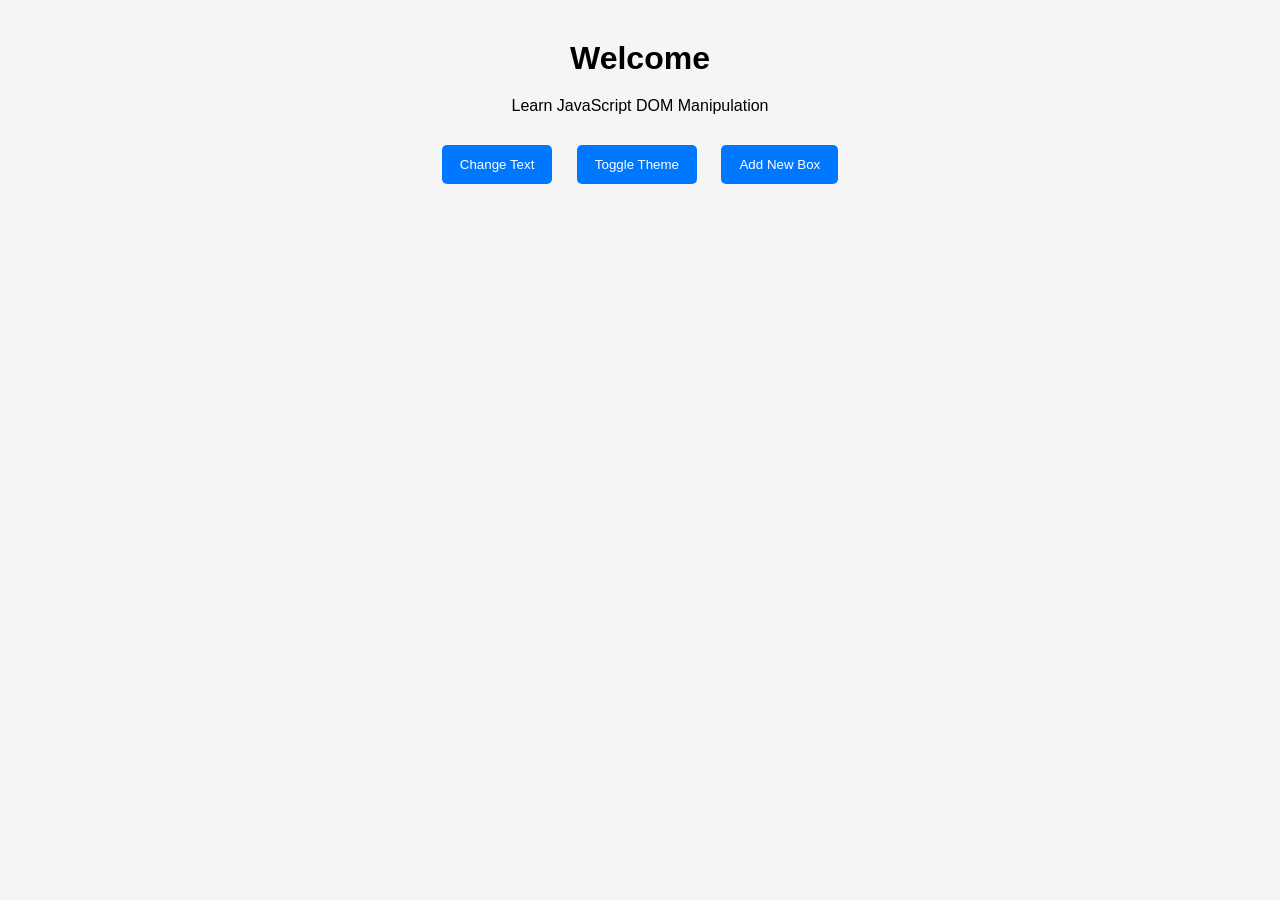
<file: 497_DOMmanipulation/index.html>
<!DOCTYPE html>
<html lang="en">
<head>
    <meta charset="UTF-8">
    <meta name="viewport" content="width=device-width, initial-scale=1.0">
    <title>DOM Manipulation Practice</title>

    <link rel="stylesheet" href="indexstyle.css">
</head>
<body>

    <div class="container">

        <h1 id="heading">Welcome</h1>

        <p class="description">
            Learn JavaScript DOM Manipulation
        </p>

        <button id="changeText">
            Change Text
        </button>

        <button id="toggleTheme">
            Toggle Theme
        </button>

        <button id="addBox">
            Add New Box
        </button>

        <div id="boxContainer">

        </div>

    </div>

<script src="script.js"></script>

</body>
</html>
</file>
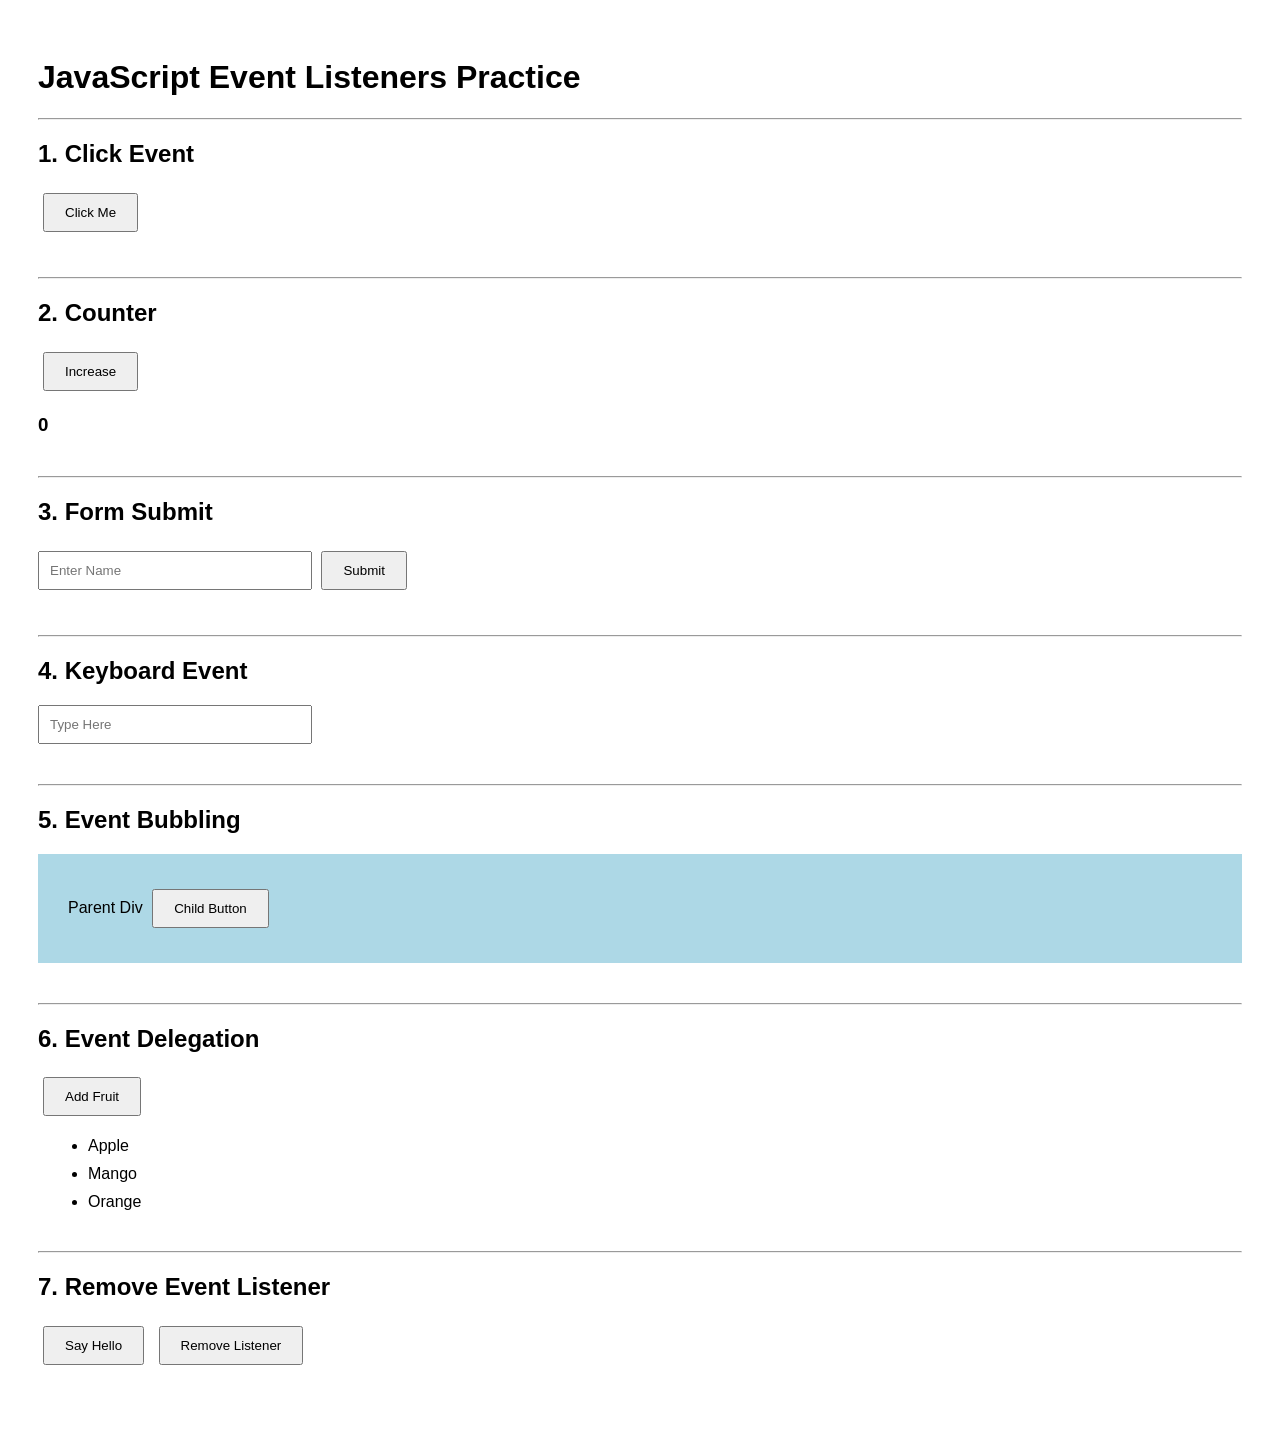
<file: 498_EventListeners/index.html>
<!DOCTYPE html>
<html lang="en">

<head>
    <meta charset="UTF-8">
    <meta name="viewport" content="width=device-width, initial-scale=1.0">
    <title>JavaScript Event Listeners Practice</title>
    <link rel="stylesheet" href="style.css">
</head>

<body>

    <h1>JavaScript Event Listeners Practice</h1>

    <hr>

    <!-- CLICK EVENT -->

    <section>

        <h2>1. Click Event</h2>

        <button id="clickBtn">Click Me</button>

        <p id="clickResult"></p>

    </section>

    <hr>

    <!-- COUNTER -->

    <section>

        <h2>2. Counter</h2>

        <button id="increaseBtn">Increase</button>

        <h3 id="count">0</h3>

    </section>

    <hr>

    <!-- SUBMIT EVENT -->

    <section>

        <h2>3. Form Submit</h2>

        <form id="myForm">

            <input
                type="text"
                id="name"
                placeholder="Enter Name">

            <button>Submit</button>

        </form>

        <p id="formResult"></p>

    </section>

    <hr>

    <!-- KEYDOWN -->

    <section>

        <h2>4. Keyboard Event</h2>

        <input
            type="text"
            id="keyboardInput"
            placeholder="Type Here">

        <p id="keyResult"></p>

    </section>

    <hr>

    <!-- EVENT BUBBLING -->

    <section>

        <h2>5. Event Bubbling</h2>

        <div id="parent">

            Parent Div

            <button id="childBtn">

                Child Button

            </button>

        </div>

    </section>

    <hr>

    <!-- EVENT DELEGATION -->

    <section>

        <h2>6. Event Delegation</h2>

        <button id="addFruit">

            Add Fruit

        </button>

        <ul id="fruitList">

            <li>Apple</li>

            <li>Mango</li>

            <li>Orange</li>

        </ul>

    </section>

    <hr>

    <!-- REMOVE EVENT -->

    <section>

        <h2>7. Remove Event Listener</h2>

        <button id="helloBtn">

            Say Hello

        </button>

        <button id="removeBtn">

            Remove Listener

        </button>

    </section>

    <script src="script.js"></script>

</body>

</html>
</file>
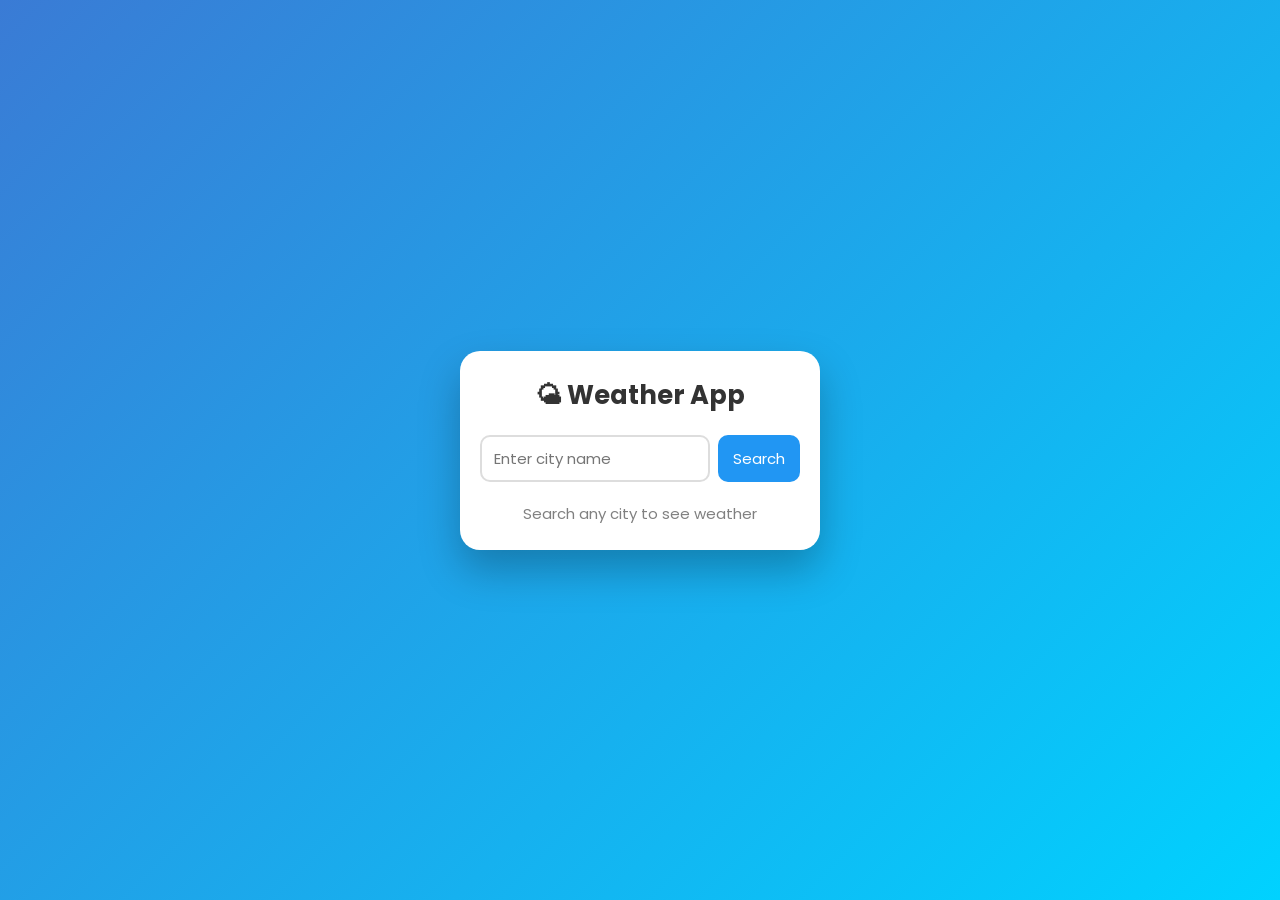
<file: 501_502_Project_WeatherApi/index.html>
<!DOCTYPE html>
<html lang="en">
<head>
    <meta charset="UTF-8">
    <meta name="viewport" content="width=device-width, initial-scale=1.0">
    <title>Weather App</title>

    <link rel="stylesheet" href="style.css">

    <!-- Google Font -->
    <link href="https://fonts.googleapis.com/css2?family=Poppins:wght@300;500;700&display=swap" rel="stylesheet">
</head>
<body>

<div class="container">

    <div class="card">

        <h1>🌤 Weather App</h1>

        <div class="search-box">

            <input
                type="text"
                id="cityInput"
                placeholder="Enter city name">

            <button id="searchBtn">
                Search
            </button>

        </div>

        <div id="weather">

            <p class="message">
                Search any city to see weather
            </p>

        </div>

    </div>

</div>

<script src="script.js"></script>

</body>
</html>
</file>
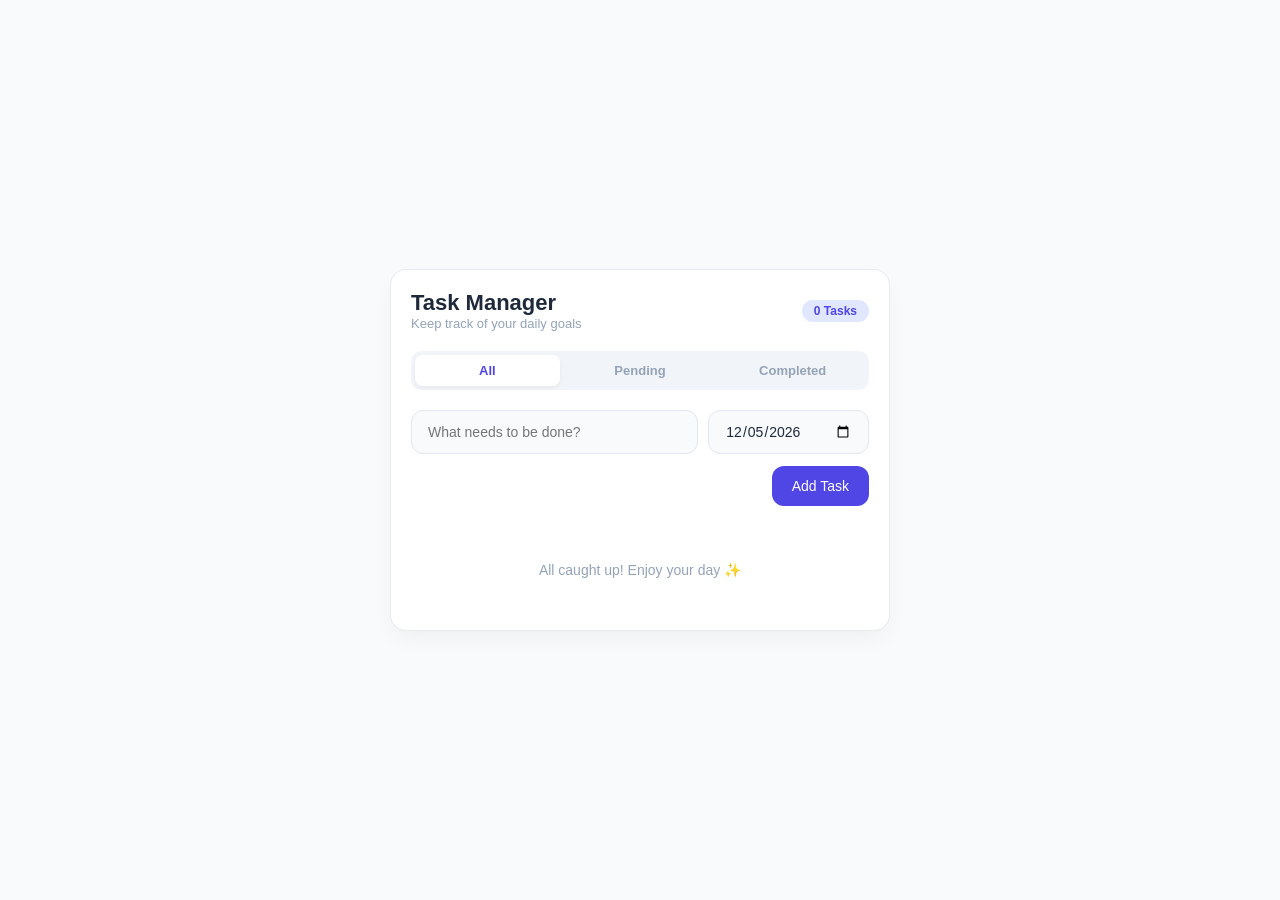
<file: 504_505_Project_ToDoApp/index.html>
<!DOCTYPE html>
<html lang="en">
<head>
    <meta charset="UTF-8">
    <meta name="viewport" content="width=device-width, initial-scale=1.0">
    <title>Responsive To-Do App with Dates</title>
    <link rel="stylesheet" href="style.css">
</head>
<body>

    <div class="todo-card">
        <div class="todo-header">
            <div>
                <h1>Task Manager</h1>
                <p>Keep track of your daily goals</p>
            </div>
            <span id="task-count" class="badge">0 Tasks</span>
        </div>

        
        <div class="filter-container">
            <button class="btn-filter active" data-filter="all">All</button>
            <button class="btn-filter" data-filter="pending">Pending</button>
            <button class="btn-filter" data-filter="completed">Completed</button>
        </div>

        <form id="todo-form">
            <div class="form-inputs">
                <input 
                    type="text" 
                    id="todo-input" 
                    placeholder="What needs to be done?" 
                    required
                >
                <input 
                    type="date" 
                    id="todo-date" 
                    required
                >
            </div>
            <button type="submit" class="btn-add">Add Task</button>
        </form>

        <div class="list-container">
            <ul id="todo-list">
            </ul>
            
            <div id="empty-state" class="empty-state hidden">
                <p>All caught up! Enjoy your day ✨</p>
            </div>
        </div>
    </div>

    <script src="script.js"></script>
</body>
</html>
</file>
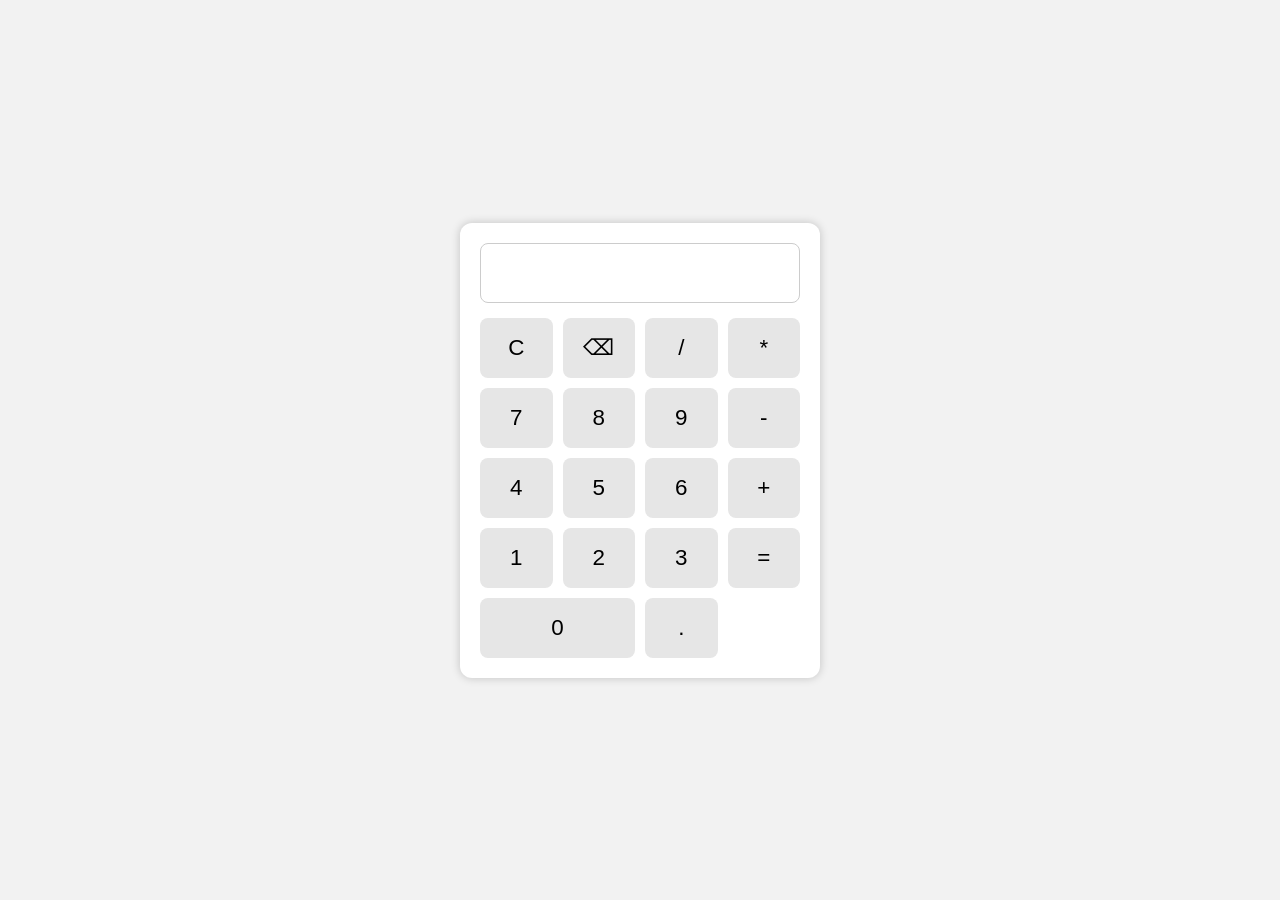
<file: 506_Project_Calculator/index.html>
<!DOCTYPE html>
<html lang="en">
<head>
    <meta charset="UTF-8">
    <meta name="viewport" content="width=device-width, initial-scale=1.0">
    <title>Calculator</title>
    <link rel="stylesheet" href="style.css">
</head>
<body>

<div class="calculator">

    <input type="text" id="display" readonly>

    <div class="buttons">

        <button>C</button>
        <button>⌫</button>
        <button>/</button>
        <button>*</button>

        <button>7</button>
        <button>8</button>
        <button>9</button>
        <button>-</button>

        <button>4</button>
        <button>5</button>
        <button>6</button>
        <button>+</button>

        <button>1</button>
        <button>2</button>
        <button>3</button>
        <button>=</button>

        <button class="zero">0</button>
        <button>.</button>

    </div>

</div>

<script src="script.js"></script>

</body>
</html>
</file>
<file: 497_DOMmanipulation/indexstyle.css>
*{
    margin:0;
    padding:0;
    box-sizing:border-box;
}

body{

    font-family:Arial;
    background:#f5f5f5;
    transition:.4s;
}

.container{

    width:80%;
    margin:40px auto;
    text-align:center;
}

h1{

    margin-bottom:20px;
}

p{

    margin-bottom:20px;
}

button{

    padding:12px 18px;
    margin:10px;
    cursor:pointer;
    border:none;
    background:#0077ff;
    color:white;
    border-radius:5px;
}

button:hover{

    background:#005fd4;
}

.dark{

    background:#222;
    color:white;
}

.box{

    width:180px;
    height:100px;
    background:tomato;
    color:white;
    display:flex;
    justify-content:center;
    align-items:center;
    margin:20px auto;
    border-radius:8px;
    font-size:20px;
}
</file>
<file: 498_EventListeners/style.css>
body{

font-family:Arial;

padding:30px;

}

section{

margin-bottom:40px;

}

button{

padding:10px 20px;

cursor:pointer;

margin:5px;

}

input{

padding:10px;

width:250px;

}

#parent{

background:lightblue;

padding:30px;

}

li{

cursor:pointer;

margin:10px;

}
</file>
<file: 501_502_Project_WeatherApi/style.css>
/* *{
    margin:0;
    padding:0;
    box-sizing:border-box;
    font-family:Poppins,sans-serif;
}

body{

    height:100vh;

    display:flex;

    justify-content:center;

    align-items:center;

    background:linear-gradient(135deg,#3a7bd5,#00d2ff);

}

.container{

    width:100%;

    display:flex;

    justify-content:center;

}

.card{

    width:400px;

    background:white;

    border-radius:20px;

    padding:30px;

    box-shadow:0 20px 40px rgba(0,0,0,.25);

    text-align:center;

}

.card h1{

    margin-bottom:25px;

    color:#333;

}

.search-box{

    display:flex;

    gap:10px;

    margin-bottom:25px;

}

.search-box input{

    flex:1;

    padding:12px;

    border:2px solid #ddd;

    border-radius:10px;

    outline:none;

    font-size:16px;

}

.search-box input:focus{

    border-color:#2196f3;

}

.search-box button{

    background:#2196f3;

    color:white;

    border:none;

    padding:12px 18px;

    border-radius:10px;

    cursor:pointer;

    transition:.3s;

}

.search-box button:hover{

    background:#0d8bf2;

}

.weather-icon{

    width:120px;

}

.temp{

    font-size:50px;

    font-weight:bold;

    color:#222;

}

.city{

    font-size:30px;

    margin-top:10px;

}

.description{

    color:#666;

    margin-bottom:20px;

    text-transform:capitalize;

}

.info{

    display:flex;

    justify-content:space-around;

    margin-top:20px;

}

.info div{

    background:#f5f5f5;

    padding:12px;

    border-radius:10px;

    width:45%;

}

.message{

    color:gray;

} */


*{
    margin: 0;
    padding: 0;
    box-sizing: border-box;
    font-family: 'Poppins', sans-serif;
}

html, body {
    height: 100%;
    background: linear-gradient(135deg, #3a7bd5, #00d2ff);
}

body {
    /* Flexbox ki alignment ko chora taaki scroll bar browser automatically handles kare */
    display: block; 
    overflow-y: auto; /* Forcefully scrollbar enable karega agar content screen se bada ho */
    padding: 20px 15px;
}

.container {
    width: 100%;
    min-height: 100%; /* Puri screen ki height cover karega */
    display: flex;
    justify-content: center;
    align-items: center; /* Desktop par center rakhega */
}

.card {
    width: 100%;
    max-width: 360px;
    background: white;
    border-radius: 20px;
    padding: 25px 20px;
    box-shadow: 0 20px 40px rgba(0,0,0,.25);
    text-align: center;
    /* Yeh magic property choti screens par card ko top se cut nahi hone degi aur scroll chalayegi */
    margin: auto 0; 
}

.card h1 {
    margin-bottom: 20px;
    color: #333;
    font-size: clamp(1.3rem, 5vw, 1.6rem);
}

.search-box {
    display: flex;
    gap: 8px;
    margin-bottom: 20px;
}

.search-box input {
    flex: 1;
    min-width: 0;
    padding: 10px 12px;
    border: 2px solid #ddd;
    border-radius: 10px;
    outline: none;
    font-size: 15px;
}

.search-box input:focus {
    border-color: #2196f3;
}

.search-box button {
    background: #2196f3;
    color: white;
    border: none;
    padding: 10px 15px;
    border-radius: 10px;
    cursor: pointer;
    transition: .3s;
    font-size: 15px;
}

.search-box button:hover {
    background: #0d8bf2;
}

.weather-icon {
    width: clamp(75px, 22vw, 90px);
    height: auto;
    margin: -5px 0; 
}

.temp {
    font-size: clamp(2rem, 9vw, 2.8rem);
    font-weight: bold;
    color: #222;
    line-height: 1.1;
}

.city {
    font-size: clamp(1.1rem, 5vw, 1.3rem);
    margin-top: 5px;
    word-wrap: break-word;
}

.description {
    color: #666;
    margin-bottom: 15px;
    text-transform: capitalize;
    font-size: clamp(0.85rem, 3vw, 0.95rem);
}

.info {
    display: flex;
    justify-content: space-between;
    gap: 10px;
    margin-top: 15px;
}

.info div {
    background: #f5f5f5;
    padding: 10px 8px;
    border-radius: 10px;
    flex: 1; 
    text-align: center;
}

.info div h3 {
    font-size: clamp(0.75rem, 2.8vw, 0.9rem);
    margin-bottom: 3px;
}

.info div p {
    font-size: clamp(0.8rem, 3.2vw, 0.95rem);
    font-weight: 500;
}

.message {
    color: gray;
    font-size: 15px;
}

/* --- Mobile Specific Fix --- */
@media (max-width: 480px) {
    .container {
        /* Mobile par default flex alignment ko normal karte hain taaki scroll block na ho */
        align-items: flex-start; 
    }
    .card {
        margin-top: 10px;
        margin-bottom: 10px;
    }
}

.error{
    background:#fff3f3;
    border:1px solid #ffb3b3;
    border-left:5px solid #e53935;
    border-radius:10px;
    padding:15px;
    margin-top:20px;
    animation:fadeIn .3s ease;
}

.error h3{
    color:#d32f2f;
    margin-bottom:8px;
    font-size:18px;
}

.error p{
    color:#666;
    font-size:14px;
}

.error-input{
    border-color:#e53935 !important;
}

.search-box button:disabled{
    opacity:.7;
    cursor:not-allowed;
}

@keyframes fadeIn{

    from{
        opacity:0;
        transform:translateY(10px);
    }

    to{
        opacity:1;
        transform:translateY(0);
    }

}
</file>
<file: 504_505_Project_ToDoApp/style.css>
* {
    margin: 0;
    padding: 0;
    box-sizing: border-box;
    font-family: 'Segoe UI', Tahoma, Geneva, Verdana, sans-serif;
}

:root {
    --bg-color: #f8fafc;
    --card-bg: #ffffff;
    --text-primary: #1e293b;
    --text-secondary: #94a3b8;
    --primary-color: #4f46e5;
    --primary-hover: #4338ca;
    --primary-light: #e0e7ff;
    --border-color: #e2e8f0;
    --danger-color: #ef4444;
    --danger-bg: #fef2f2;
    --date-bg: #f1f5f9;
    --date-text: #64748b;
}

body {
    background-color: var(--bg-color);
    min-height: 100vh;
    display: flex;
    align-items: center;
    justify-content: center;
    padding: 12px; /* Small screen spacing */
}

/* RESPONSIVE CARD LAYOUT */
.todo-card {
    background: var(--card-bg);
    width: 100%;
    max-width: 500px; 
    border-radius: 16px;
    box-shadow: 0 10px 25px -5px rgba(0, 0, 0, 0.05);
    border: 1px solid rgba(226, 232, 240, 0.8);
    padding: 20px;
}

/* Header Styling */
.todo-header {
    display: flex;
    justify-content: space-between;
    align-items: center;
    margin-bottom: 20px;
}

.todo-header h1 {
    font-size: 22px;
    color: var(--text-primary);
    font-weight: 700;
}

.todo-header p {
    font-size: 13px;
    color: var(--text-secondary);
}

.badge {
    background-color: var(--primary-light);
    color: var(--primary-color);
    font-size: 12px;
    font-weight: 600;
    padding: 4px 12px;
    border-radius: 9999px;
    white-space: nowrap;
}

/* NEW: Filter Section Styling */
.filter-container {
    display: flex;
    gap: 8px;
    margin-bottom: 20px;
    background-color: #f1f5f9;
    padding: 4px;
    border-radius: 10px;
}

.btn-filter {
    flex: 1;
    border: none;
    background: transparent;
    padding: 8px 12px;
    font-size: 13px;
    font-weight: 600;
    color: var(--text-secondary);
    cursor: pointer;
    border-radius: 8px;
    transition: all 0.2s ease;
}

.btn-filter:hover {
    color: var(--text-primary);
}

.btn-filter.active {
    background-color: #ffffff;
    color: var(--primary-color);
    box-shadow: 0 2px 4px rgba(0, 0, 0, 0.05);
}

/* RESPONSIVE FORM LAYOUT */
#todo-form {
    display: flex;
    flex-direction: column;
    gap: 12px;
    margin-bottom: 24px;
}

.form-inputs {
    display: flex;
    flex-direction: column; /* Mobile first stack layout */
    gap: 10px;
    width: 100%;
}

#todo-input, #todo-date {
    width: 100%;
    padding: 12px 16px;
    background-color: #f8fafc;
    border: 1px solid var(--border-color);
    border-radius: 12px;
    font-size: 14px;
    color: var(--text-primary);
    outline: none;
    transition: all 0.2s ease;
}

#todo-input:focus, #todo-date:focus {
    border-color: var(--primary-color);
    background-color: #fff;
    box-shadow: 0 0 0 3px rgba(79, 70, 229, 0.1);
}

.btn-add {
    background-color: var(--primary-color);
    color: white;
    border: none;
    padding: 12px 20px;
    border-radius: 12px;
    font-size: 14px;
    font-weight: 500;
    cursor: pointer;
    width: 100%; /* Full width button on mobile */
    transition: background-color 0.2s ease, transform 0.1s ease;
}

.btn-add:hover {
    background-color: var(--primary-hover);
}

.btn-add:active {
    transform: scale(0.98);
}

/* MEDIA QUERY: Desktop Tablet Viewports */
@media (min-width: 480px) {
    .form-inputs {
        flex-direction: row; /* Desktop par side-by-side inputs */
    }
    #todo-input {
        flex: 2;
    }
    #todo-date {
        flex: 1;
    }
    .btn-add {
        width: auto;
        align-self: flex-end; /* Inline behavior on bigger screens */
    }
}

/* List Items Container */
#todo-list {
    list-style: none;
    max-height: 360px;
    overflow-y: auto;
    padding-right: 4px;
}

.todo-item {
    display: flex;
    align-items: center;
    justify-content: space-between;
    padding: 14px 16px;
    background: #ffffff;
    border: 1px solid var(--border-color);
    border-radius: 12px;
    margin-bottom: 12px;
    transition: all 0.2s ease;
}

.todo-item:hover {
    border-color: #cbd5e1;
}

.todo-item.completed {
    background-color: #f8fafc;
    border-color: #f9f5f1;
}

.todo-left {
    display: flex;
    align-items: center;
    gap: 12px;
    flex: 1;
    min-width: 0;
}

.todo-checkbox {
    width: 16px;
    height: 16px;
    cursor: pointer;
    accent-color: var(--primary-color);
}

/* Task Content Wrapping (Text + Date) */
.todo-content {
    display: flex;
    flex-direction: column;
    gap: 4px;
    flex: 1;
    min-width: 0;
}

.todo-text {
    font-size: 14px;
    font-weight: 500;
    color: var(--text-primary);
    overflow: hidden;
    text-overflow: ellipsis;
    white-space: nowrap;
}

.todo-text.completed-text {
    text-decoration: line-through;
    color: var(--text-secondary);
}

/* Date Stamp Styling */
.task-date {
    font-size: 11px;
    color: var(--date-text);
    background-color: var(--date-bg);
    padding: 2px 8px;
    border-radius: 6px;
    width: fit-content;
    font-weight: 500;
}

/* Inline Edit Field */
.edit-input {
    width: 100%;
    font-size: 14px;
    font-weight: 500;
    color: var(--text-primary);
    background-color: #f1f5f9;
    border: 1px solid #cbd5e1;
    border-radius: 6px;
    padding: 4px 8px;
    outline: none;
}

/* Actions Controls */
.todo-actions {
    display: flex;
    gap: 4px;
    margin-left: 8px;
}

.btn-action {
    background: none;
    border: none;
    padding: 6px;
    border-radius: 8px;
    cursor: pointer;
    color: var(--text-secondary);
}

.btn-action:hover {
    background-color: #f1f5f9;
}

.btn-delete:hover {
    color: var(--danger-color);
    background-color: var(--danger-bg);
}

.btn-action svg {
    width: 16px;
    height: 16px;
}

.empty-state {
    display: flex;
    padding: 32px 0;
    justify-content: center;
}

.empty-state p {
    color: var(--text-secondary);
    font-size: 14px;
}

.hidden {
    display: none !important;
}
</file>
<file: 506_Project_Calculator/style.css>
*{
    margin:0;
    padding:0;
    box-sizing:border-box;
}

body{
    display:flex;
    justify-content:center;
    align-items:center;
    min-height:100vh;
    background:#f2f2f2;
    font-family:Arial, sans-serif;
    padding:20px;
}

.calculator{
    width:100%;
    max-width:360px;
    background:white;
    padding:20px;
    border-radius:12px;
    box-shadow:0 0 10px rgba(0,0,0,0.2);
}

#display{
    width:100%;
    height:60px;
    margin-bottom:15px;
    padding:10px;
    font-size:2rem;
    text-align:right;
    border:1px solid #ccc;
    border-radius:8px;
    outline:none;
}

.buttons{
    display:grid;
    grid-template-columns:repeat(4,1fr);
    gap:10px;
}

button{
    height:60px;
    font-size:1.4rem;
    border:none;
    border-radius:8px;
    background:#e6e6e6;
    cursor:pointer;
    transition:0.2s;
}

button:hover{
    background:#d4d4d4;
}

button:active{
    transform:scale(0.96);
}

.zero{
    grid-column:span 2;
}

/* Tablets */
@media (max-width:768px){

    .calculator{
        max-width:330px;
    }

    button{
        height:58px;
        font-size:1.3rem;
    }

    #display{
        height:58px;
        font-size:1.8rem;
    }

}

/* Mobile */
@media (max-width:480px){

    body{
        padding:15px;
    }

    .calculator{
        padding:15px;
    }

    button{
        height:55px;
        font-size:1.2rem;
    }

    #display{
        height:55px;
        font-size:1.6rem;
    }

}

/* Small Phones */
@media (max-width:320px){

    button{
        height:48px;
        font-size:1rem;
    }

    #display{
        height:50px;
        font-size:1.3rem;
    }

}
</file>
